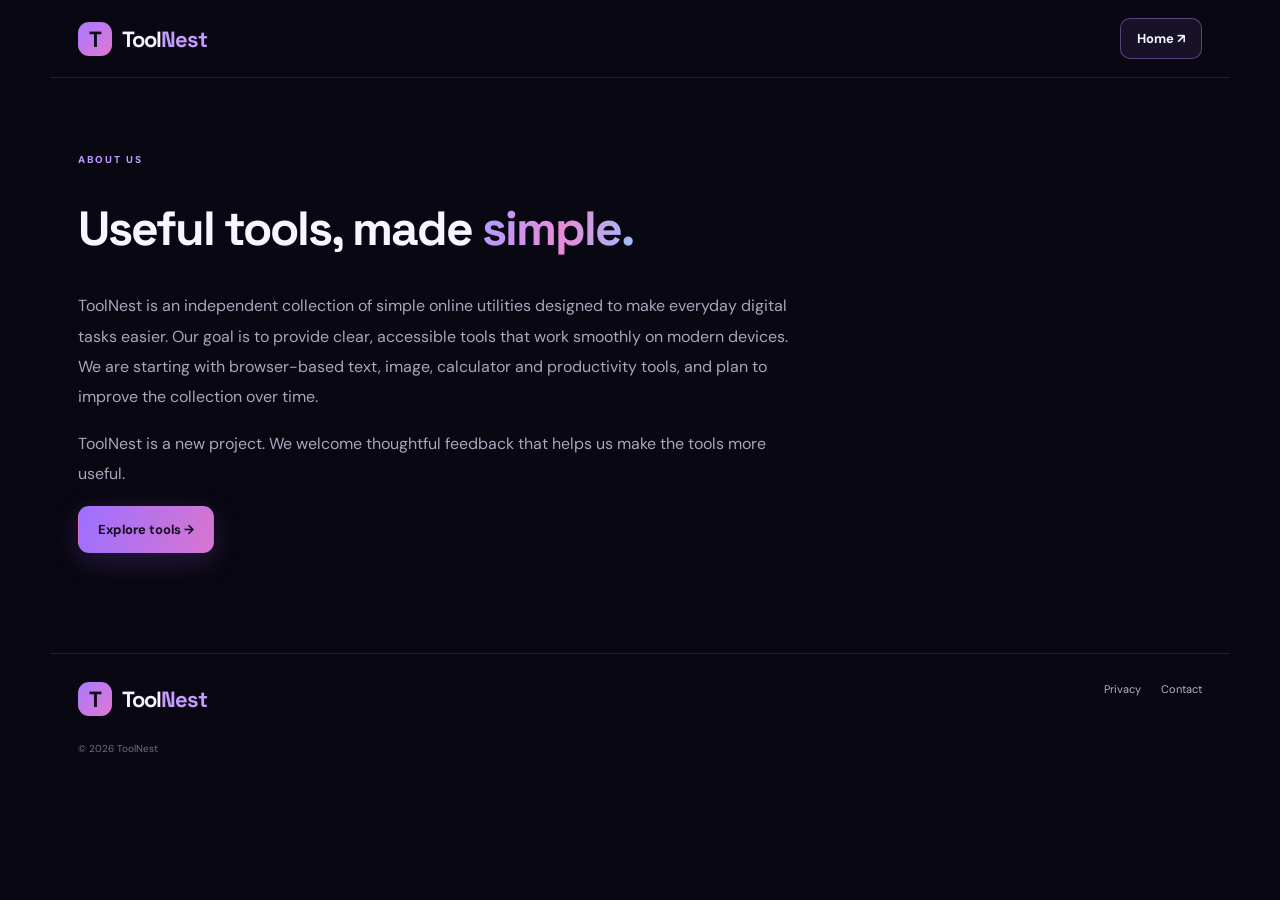
<file: about.html>
<!doctype html><html lang="en"><head><meta charset="utf-8"><meta name="viewport" content="width=device-width,initial-scale=1"><title>About ToolNest</title><link rel="stylesheet" href="styles.css"></head><body><header class="site-header"><a class="brand" href="index.html"><span class="brand-mark">T</span><span>Tool<span class="brand-accent">Nest</span></span></a><a class="header-cta" href="index.html">Home ↗</a></header><main class="section-wrap" style="padding-top:75px;padding-bottom:100px"><div class="eyebrow">ABOUT US</div><h1 style="font:700 48px 'Space Grotesk';letter-spacing:-2px">Useful tools, made <span class="gradient-text">simple.</span></h1><p style="color:#aaa5bc;line-height:1.9;max-width:720px">ToolNest is an independent collection of simple online utilities designed to make everyday digital tasks easier. Our goal is to provide clear, accessible tools that work smoothly on modern devices. We are starting with browser-based text, image, calculator and productivity tools, and plan to improve the collection over time.</p><p style="color:#aaa5bc;line-height:1.9;max-width:720px">ToolNest is a new project. We welcome thoughtful feedback that helps us make the tools more useful.</p><a class="button button-primary" href="index.html#tools">Explore tools →</a></main><footer class="site-footer"><a class="brand" href="index.html"><span class="brand-mark">T</span><span>Tool<span class="brand-accent">Nest</span></span></a><div class="footer-links"><a href="privacy.html">Privacy</a><a href="contact.html">Contact</a></div><small>© <span id="year"></span> ToolNest</small></footer><script>document.getElementById('year').textContent=new Date().getFullYear()</script></body></html>
</file>
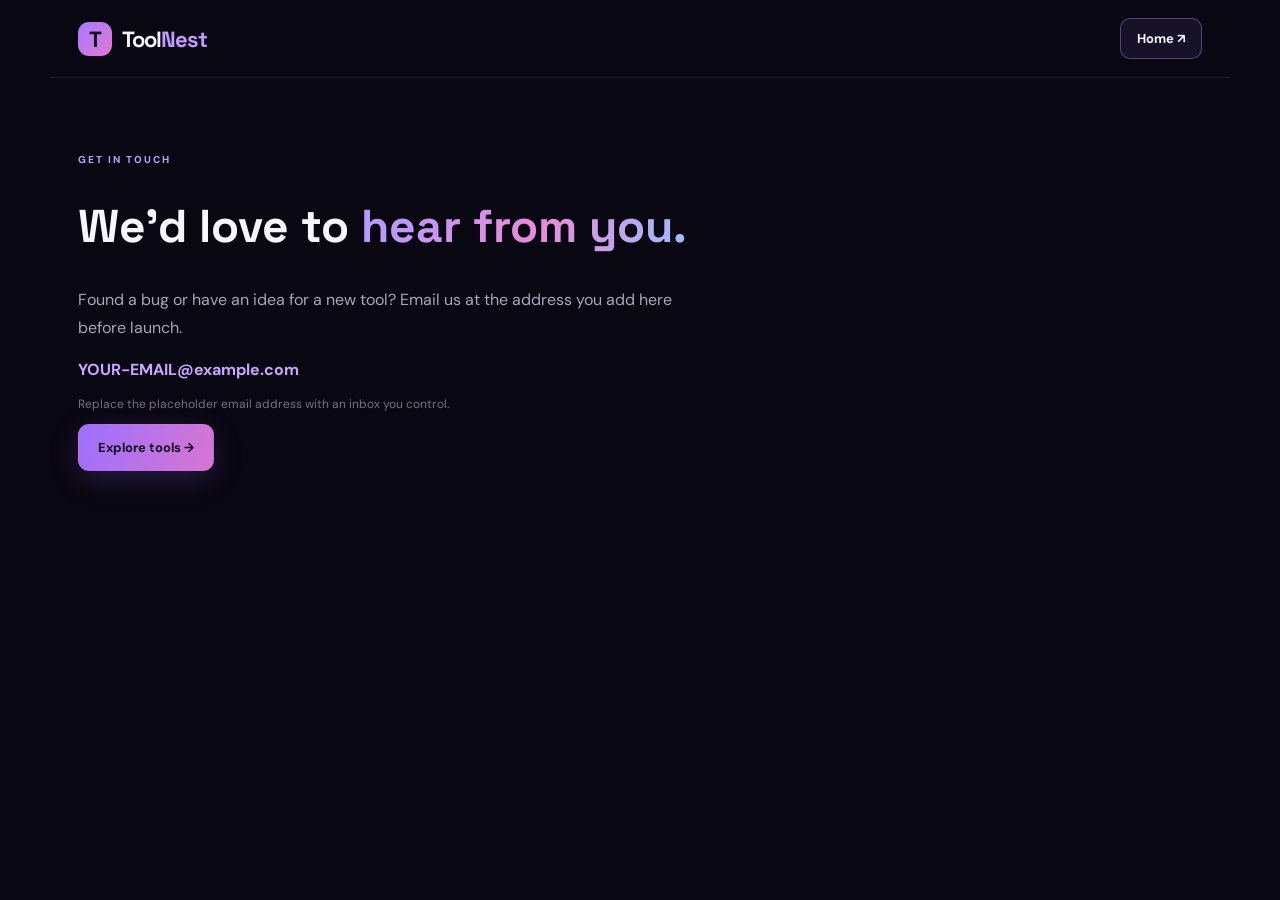
<file: contact.html>
<!doctype html><html lang="en"><head><meta charset="utf-8"><meta name="viewport" content="width=device-width,initial-scale=1"><title>Contact ToolNest</title><link rel="stylesheet" href="styles.css"></head><body><header class="site-header"><a class="brand" href="index.html"><span class="brand-mark">T</span><span>Tool<span class="brand-accent">Nest</span></span></a><a class="header-cta" href="index.html">Home ↗</a></header><main class="section-wrap" style="padding-top:75px;padding-bottom:100px"><div class="eyebrow">GET IN TOUCH</div><h1 style="font:700 46px 'Space Grotesk'">We'd love to <span class="gradient-text">hear from you.</span></h1><p style="color:#aaa5bc;line-height:1.8;max-width:620px">Found a bug or have an idea for a new tool? Email us at the address you add here before launch.</p><p style="color:#c6a8ff;font-weight:700">YOUR-EMAIL@example.com</p><p style="color:#777187;font-size:12px">Replace the placeholder email address with an inbox you control.</p><a class="button button-primary" href="index.html#tools">Explore tools →</a></main></body></html>
</file>
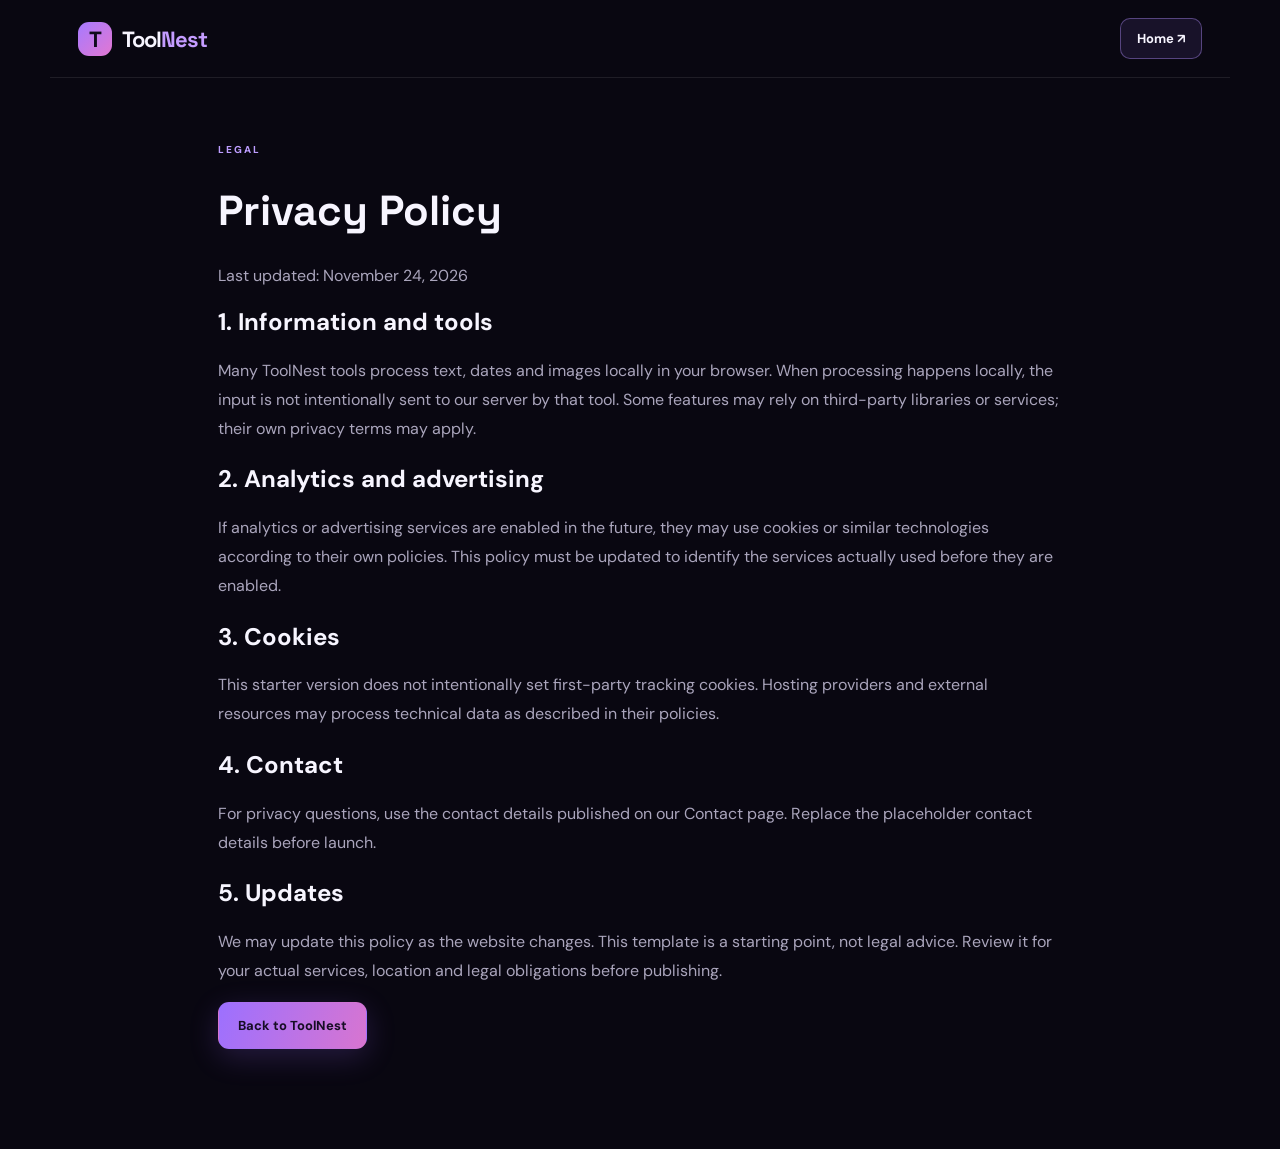
<file: privacy.html>
<!doctype html><html lang="en"><head><meta charset="utf-8"><meta name="viewport" content="width=device-width,initial-scale=1"><title>Privacy Policy — ToolNest</title><link rel="stylesheet" href="styles.css"></head><body><header class="site-header"><a class="brand" href="index.html"><span class="brand-mark">T</span><span>Tool<span class="brand-accent">Nest</span></span></a><a class="header-cta" href="index.html">Home ↗</a></header><main class="section-wrap" style="padding-top:65px;padding-bottom:100px;max-width:900px"><div class="eyebrow">LEGAL</div><h1 style="font:700 42px 'Space Grotesk'">Privacy Policy</h1><p style="color:#aaa5bc">Last updated: November 24, 2026</p><h2>1. Information and tools</h2><p style="color:#aaa5bc;line-height:1.8">Many ToolNest tools process text, dates and images locally in your browser. When processing happens locally, the input is not intentionally sent to our server by that tool. Some features may rely on third-party libraries or services; their own privacy terms may apply.</p><h2>2. Analytics and advertising</h2><p style="color:#aaa5bc;line-height:1.8">If analytics or advertising services are enabled in the future, they may use cookies or similar technologies according to their own policies. This policy must be updated to identify the services actually used before they are enabled.</p><h2>3. Cookies</h2><p style="color:#aaa5bc;line-height:1.8">This starter version does not intentionally set first-party tracking cookies. Hosting providers and external resources may process technical data as described in their policies.</p><h2>4. Contact</h2><p style="color:#aaa5bc;line-height:1.8">For privacy questions, use the contact details published on our Contact page. Replace the placeholder contact details before launch.</p><h2>5. Updates</h2><p style="color:#aaa5bc;line-height:1.8">We may update this policy as the website changes. This template is a starting point, not legal advice. Review it for your actual services, location and legal obligations before publishing.</p><a class="button button-primary" href="index.html">Back to ToolNest</a></main></body></html>
</file>
<file: styles.css>
@import url('https://fonts.googleapis.com/css2?family=DM+Sans:wght@400;500;600;700;800&family=Space+Grotesk:wght@400;500;600;700&display=swap');
:root{--bg:#090711;--panel:#12101d;--panel2:#191528;--text:#f7f5ff;--muted:#aaa5bc;--purple:#9b72ff;--pink:#ed79d8;--line:rgba(255,255,255,.09);--font:'DM Sans',sans-serif;--display:'Space Grotesk',sans-serif}
*{box-sizing:border-box}html{scroll-behavior:smooth}body{margin:0;background:var(--bg);color:var(--text);font-family:var(--font);overflow-x:hidden}a{color:inherit;text-decoration:none}button,input,textarea,select{font:inherit}.ambient{position:absolute;z-index:-1;filter:blur(100px);opacity:.22;border-radius:50%;pointer-events:none}.ambient-one{width:420px;height:420px;background:#7139d6;top:70px;left:-200px}.ambient-two{width:360px;height:360px;background:#a52c9c;top:460px;right:-230px}
.site-header{height:78px;max-width:1180px;margin:auto;padding:0 28px;display:flex;align-items:center;justify-content:space-between;border-bottom:1px solid var(--line)}.brand{display:inline-flex;align-items:center;gap:10px;font:700 22px var(--display);letter-spacing:-1px}.brand-mark{width:34px;height:34px;border-radius:11px;display:grid;place-items:center;background:linear-gradient(135deg,#a67aff,#e277d2);color:#100b1d;font-weight:800}.brand-accent{color:#c49cff}.desktop-nav{display:flex;gap:34px;color:var(--muted);font-size:13px}.desktop-nav a:hover,.footer-links a:hover{color:white}.header-cta{font-size:13px;font-weight:700;padding:11px 16px;border:1px solid rgba(181,145,255,.4);border-radius:10px;background:rgba(155,114,255,.1)}.header-cta span{color:#d6baff;margin-left:8px}
.hero{max-width:1180px;margin:0 auto;min-height:490px;padding:104px 28px 82px;position:relative;overflow:hidden}.eyebrow{font-size:10px;letter-spacing:2px;font-weight:800;color:#bd9dff}.live-dot{display:inline-block;width:7px;height:7px;background:#9ef0c4;border-radius:50%;margin-right:8px;box-shadow:0 0 12px #9ef0c4}.hero h1{font:700 clamp(48px,7vw,78px)/1.03 var(--display);letter-spacing:-4px;margin:24px 0 18px;max-width:720px}.gradient-text{background:linear-gradient(100deg,#b69aff 5%,#e88bd9 55%,#9dbeff 100%);-webkit-background-clip:text;background-clip:text;color:transparent}.hero-copy{font-size:16px;line-height:1.8;color:var(--muted);max-width:540px}.hero-actions{display:flex;gap:12px;margin-top:28px}.button{display:inline-flex;align-items:center;gap:18px;padding:14px 19px;border-radius:11px;font-size:13px;font-weight:700;border:1px solid transparent;cursor:pointer}.button-primary{background:linear-gradient(110deg,#9c70ff,#d875d0);color:#160d24;box-shadow:0 8px 30px rgba(157,103,255,.2)}.button-primary:hover{transform:translateY(-2px);filter:brightness(1.08)}.button-quiet{border-color:var(--line);color:#d6d1e3}.hero-proof{display:flex;gap:25px;margin-top:38px;color:#aaa5bc;font-size:11px}.hero-proof b{color:#c5a7ff;margin-right:6px}.hero-orbit{position:absolute;border:1px solid rgba(189,157,255,.11);border-radius:50%;pointer-events:none}.orbit-a{width:390px;height:390px;right:6%;top:50px;box-shadow:inset 0 0 70px rgba(143,93,255,.05),0 0 70px rgba(143,93,255,.04)}.orbit-b{width:260px;height:260px;right:11.5%;top:115px;border-color:rgba(230,126,215,.17)}.orbit-a:after,.orbit-b:after{content:"";position:absolute;width:9px;height:9px;background:#b89aff;border-radius:50%;top:18%;left:13%;box-shadow:0 0 20px #b89aff}.orbit-b:after{background:#ed8bd7;top:75%;left:87%;box-shadow:0 0 20px #ed8bd7}
.section-wrap{max-width:1180px;margin:0 auto;padding-left:28px;padding-right:28px}.tools-section{padding-top:55px;padding-bottom:90px}.section-heading{display:flex;align-items:end;justify-content:space-between;gap:25px}.section-heading h2,.why-panel h2,.bottom-cta h2{font:700 clamp(30px,4vw,42px)/1.15 var(--display);letter-spacing:-1.8px;margin:12px 0}.section-heading p,.bottom-cta p{color:var(--muted);font-size:13px;margin:0}.search-box{display:flex;align-items:center;gap:10px;width:250px;padding:12px 14px;border:1px solid var(--line);border-radius:10px;background:#100e19;color:#a9a2bb}.search-box span{font-size:22px}.search-box input{background:none;border:0;outline:0;color:white;width:100%;font-size:12px}.search-box input::placeholder{color:#777187}.category-row{display:flex;gap:9px;flex-wrap:wrap;margin:31px 0 22px}.filter-chip{border:1px solid var(--line);border-radius:99px;padding:9px 15px;color:#aaa5bc;background:transparent;font-size:11px;cursor:pointer}.filter-chip.active,.filter-chip:hover{background:rgba(164,126,255,.14);border-color:rgba(174,137,255,.45);color:#e4d8ff}.filter-chip span{margin-left:6px;color:#c7a9ff}.tool-grid{display:grid;grid-template-columns:repeat(4,1fr);gap:14px}.tool-card{position:relative;min-height:208px;padding:20px;border-radius:15px;border:1px solid var(--line);background:linear-gradient(145deg,rgba(27,23,42,.95),rgba(17,15,27,.95));transition:.2s;overflow:hidden}.tool-card:before{content:"";position:absolute;inset:0;background:radial-gradient(circle at 100% 0,rgba(155,114,255,.09),transparent 55%);opacity:0;transition:.2s}.tool-card:hover{transform:translateY(-4px);border-color:rgba(176,137,255,.4);box-shadow:0 15px 40px rgba(0,0,0,.2)}.tool-card:hover:before{opacity:1}.tool-icon{width:39px;height:39px;display:grid;place-items:center;border-radius:12px;font:700 16px var(--display);margin-bottom:17px}.icon-purple{background:#30234e;color:#c8aaff}.icon-pink{background:#42223e;color:#ff9ce9}.icon-blue{background:#1d2d4b;color:#8bb9ff}.icon-orange{background:#493020;color:#ffc18c}.icon-cyan{background:#1c3b42;color:#8be5ed}.icon-green{background:#1c3d32;color:#91e9ba}.tool-tag{position:absolute;top:28px;right:18px;font-size:8px;letter-spacing:1.4px;color:#8d849f;font-weight:800}.tool-card h3{font:600 16px var(--display);margin:0 0 8px}.tool-card p{font-size:11px;line-height:1.6;color:var(--muted);min-height:35px;margin:0 0 17px}.card-link{border:0;padding:0;background:none;color:#c5a8ff;font-size:11px;font-weight:700;cursor:pointer}.card-link span{margin-left:7px}.empty-state{text-align:center;padding:35px;color:var(--muted)}
.why-section{padding-bottom:70px}.why-panel{padding:48px;border-radius:22px;border:1px solid rgba(172,135,255,.17);background:radial-gradient(circle at 90% 10%,rgba(166,101,255,.14),transparent 34%),linear-gradient(135deg,#171326,#100e1a)}.why-panel h2{font-size:38px}.why-panel>p{max-width:560px;color:var(--muted);font-size:13px;line-height:1.8}.benefit-grid{display:grid;grid-template-columns:repeat(3,1fr);gap:25px;margin-top:35px}.benefit-grid div{display:grid;gap:8px}.benefit-grid span{color:#c5a2ff;font-size:20px}.benefit-grid b{font-size:13px}.benefit-grid small{font-size:11px;color:var(--muted);line-height:1.6}.bottom-cta{display:flex;justify-content:space-between;align-items:center;padding-top:0;padding-bottom:80px}.bottom-cta h2{font-size:30px}.site-footer{max-width:1180px;margin:auto;border-top:1px solid var(--line);padding:28px;display:grid;grid-template-columns:1fr 1fr;gap:12px}.site-footer p{margin:7px 0;color:var(--muted);font-size:11px}.footer-links{display:flex;justify-content:flex-end;gap:20px;font-size:11px;color:#b8b1c9}.site-footer>small{grid-column:1/-1;color:#746e83;font-size:10px;margin-top:14px}
.modal-backdrop{position:fixed;inset:0;background:rgba(4,3,9,.78);backdrop-filter:blur(9px);z-index:20;display:none;align-items:center;justify-content:center;padding:18px}.modal-backdrop.open{display:flex}.tool-modal{width:min(620px,100%);max-height:90vh;overflow:auto;border:1px solid rgba(183,148,255,.25);border-radius:19px;background:#141120;box-shadow:0 30px 100px #000;padding:25px}.modal-top{display:flex;justify-content:space-between;align-items:flex-start;border-bottom:1px solid var(--line);padding-bottom:18px}.modal-top h2{font:700 25px var(--display);margin:7px 0 0}.close-modal{width:34px;height:34px;border-radius:9px;border:1px solid var(--line);background:#211b30;color:white;font-size:23px;cursor:pointer}.tool-content{padding:22px 0}.field-label{display:block;font-size:11px;color:#c7bfd8;font-weight:700;margin:0 0 8px}.tool-input,.tool-textarea,.tool-select{width:100%;border:1px solid rgba(255,255,255,.12);background:#0d0b15;color:#f5f1ff;border-radius:9px;padding:12px;outline:none;font-size:13px}.tool-input:focus,.tool-textarea:focus,.tool-select:focus{border-color:#a981ff}.tool-textarea{min-height:125px;resize:vertical;line-height:1.6}.field-row{display:grid;grid-template-columns:1fr 1fr;gap:12px}.field-group{margin-bottom:15px}.tool-actions{display:flex;gap:9px;flex-wrap:wrap;margin-top:14px}.action-btn{border:0;border-radius:9px;background:linear-gradient(110deg,#a47bff,#d77ad0);color:#170f24;font-weight:800;font-size:11px;padding:11px 15px;cursor:pointer}.action-btn.secondary{background:#262035;color:#ded5f1;border:1px solid var(--line)}.result-box{background:#0d0b15;border:1px solid var(--line);padding:14px;border-radius:9px;margin-top:14px;color:#d8d1e7;font-size:12px;line-height:1.7;overflow-wrap:anywhere}.stats-row{display:flex;gap:9px;flex-wrap:wrap;margin-top:12px}.stat{flex:1;min-width:100px;background:#211b30;border-radius:9px;padding:11px}.stat b{display:block;font:700 20px var(--display);color:#d0b6ff}.stat small{font-size:10px;color:var(--muted)}.modal-note{border-top:1px solid var(--line);padding-top:13px;color:#827b93;font-size:10px}.modal-note span{color:#c4a4ff}.preview-image{max-width:100%;max-height:230px;display:block;margin:12px auto;border-radius:8px}.check-row{display:flex;gap:14px;flex-wrap:wrap;color:#c9c1d7;font-size:11px}.check-row label{display:flex;gap:6px;align-items:center}.toast{position:fixed;bottom:22px;left:50%;transform:translate(-50%,20px);opacity:0;pointer-events:none;background:#e5d7ff;color:#1a1028;padding:11px 17px;border-radius:9px;font-size:12px;font-weight:700;z-index:40;transition:.2s}.toast.show{opacity:1;transform:translate(-50%,0)}[hidden]{display:none!important}
@media(max-width:900px){.tool-grid{grid-template-columns:repeat(3,1fr)}.orbit-a{right:-7%}.orbit-b{right:0}.hero{min-height:450px}.desktop-nav{gap:18px}}
@media(max-width:650px){.site-header{height:67px;padding:0 18px}.desktop-nav{display:none}.header-cta{font-size:11px;padding:9px 11px}.hero{padding:78px 20px 60px;min-height:440px}.hero h1{letter-spacing:-2.5px}.hero-copy{font-size:14px;max-width:440px}.hero-proof{gap:12px;flex-wrap:wrap;font-size:10px}.orbit-a{width:220px;height:220px;right:-100px;top:55px;opacity:.5}.orbit-b{width:150px;height:150px;right:-60px;top:90px;opacity:.5}.section-wrap{padding-left:18px;padding-right:18px}.section-heading{align-items:flex-start;flex-direction:column}.search-box{width:100%}.tool-grid{grid-template-columns:repeat(2,1fr);gap:10px}.tool-card{padding:15px;min-height:205px}.tool-card h3{font-size:14px}.tool-card p{font-size:10px}.tool-tag{top:20px;right:12px;font-size:7px}.why-panel{padding:27px 21px}.why-panel h2{font-size:30px}.benefit-grid{grid-template-columns:1fr;gap:18px}.bottom-cta{align-items:flex-start;gap:18px;flex-direction:column;padding-bottom:55px}.site-footer{padding:22px 18px;grid-template-columns:1fr}.footer-links{justify-content:flex-start}.site-footer>small{grid-column:auto}.modal-backdrop{padding:8px}.tool-modal{padding:18px;max-height:94vh}.field-row{grid-template-columns:1fr}}
@media(max-width:360px){.tool-grid{grid-template-columns:1fr}.hero-actions{flex-wrap:wrap}}
</file>
